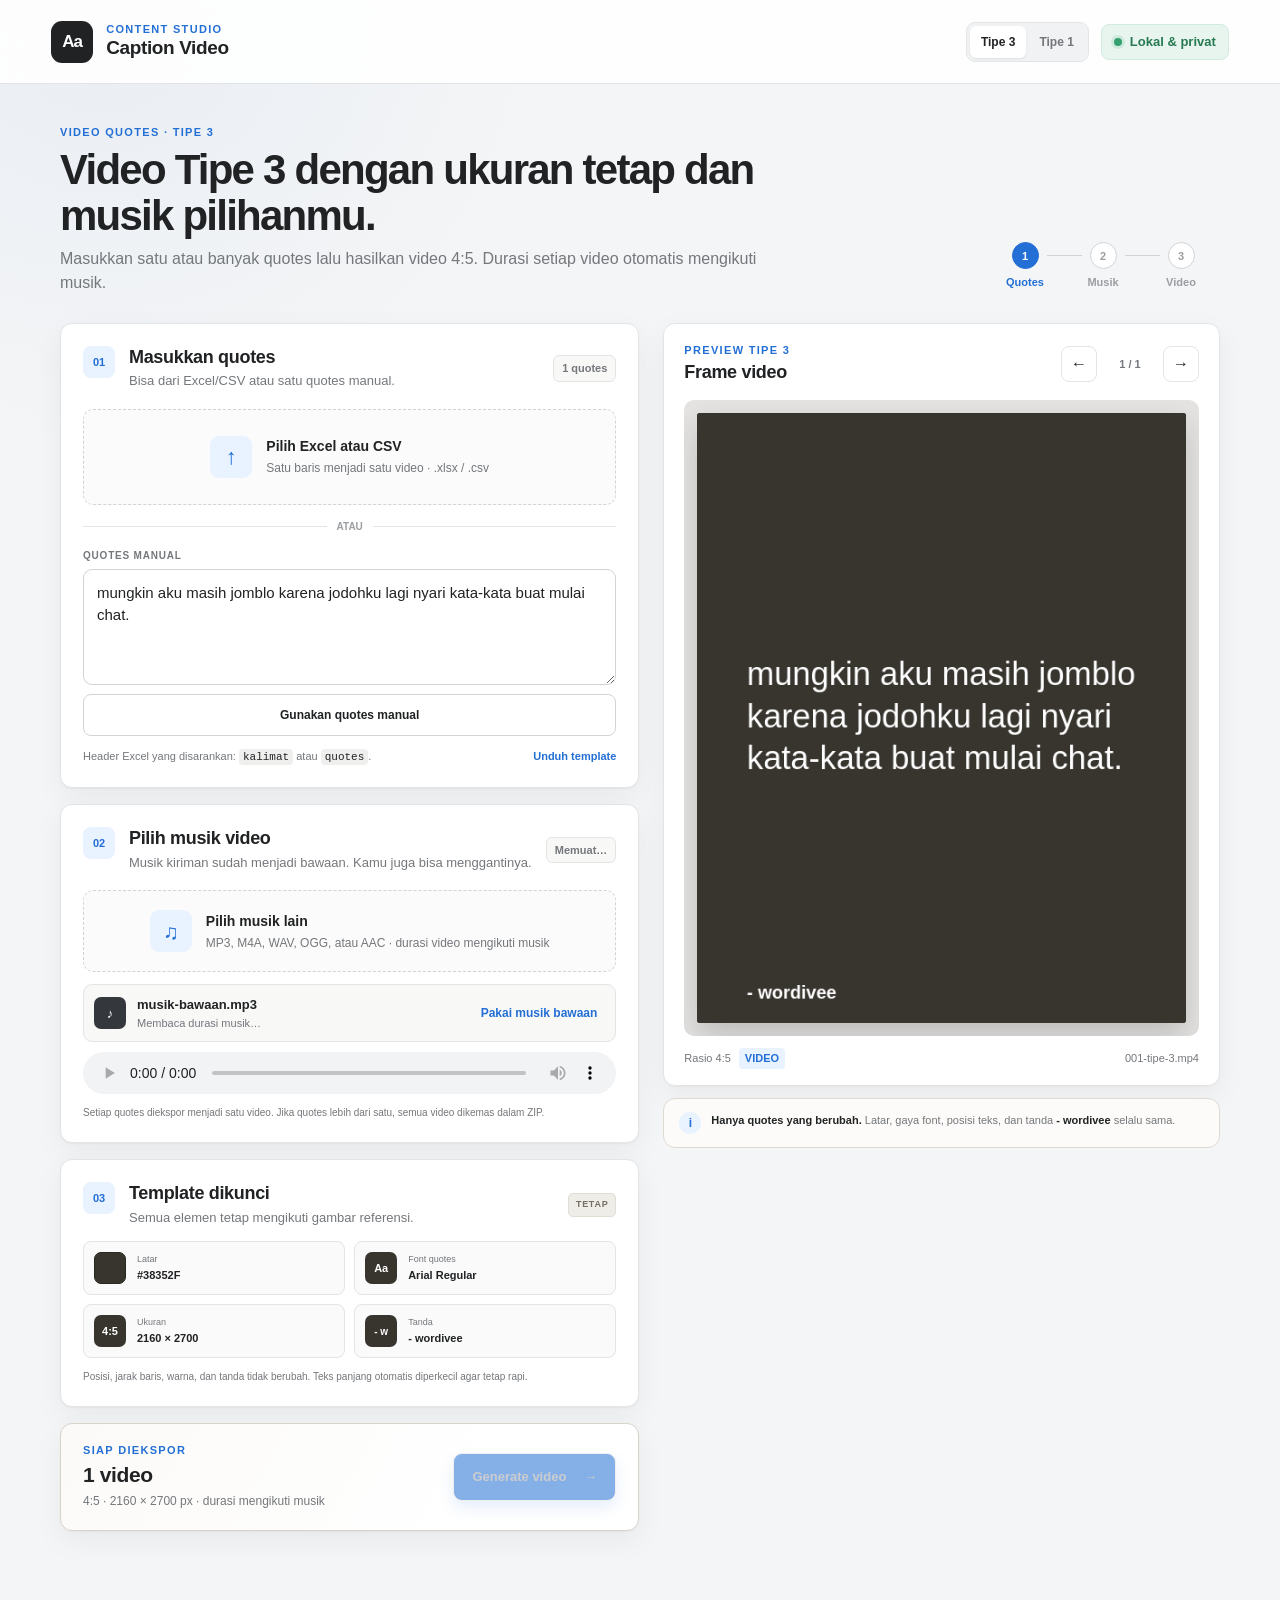
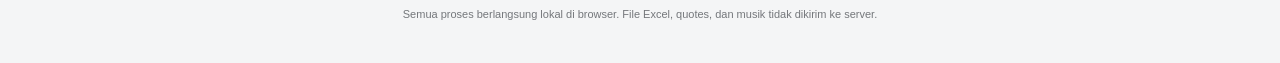
<file: index.html>
<!doctype html>
<html lang="id">
<head>
  <meta charset="utf-8" />
  <meta name="viewport" content="width=device-width, initial-scale=1" />
  <meta http-equiv="refresh" content="0; url=tipe3.html" />
  <title>Caption Studio — Tipe 3</title>
  <link rel="canonical" href="tipe3.html" />
</head>
<body>
  <p>Membuka <a href="tipe3.html">Tipe 3</a>…</p>
</body>
</html>
</file>
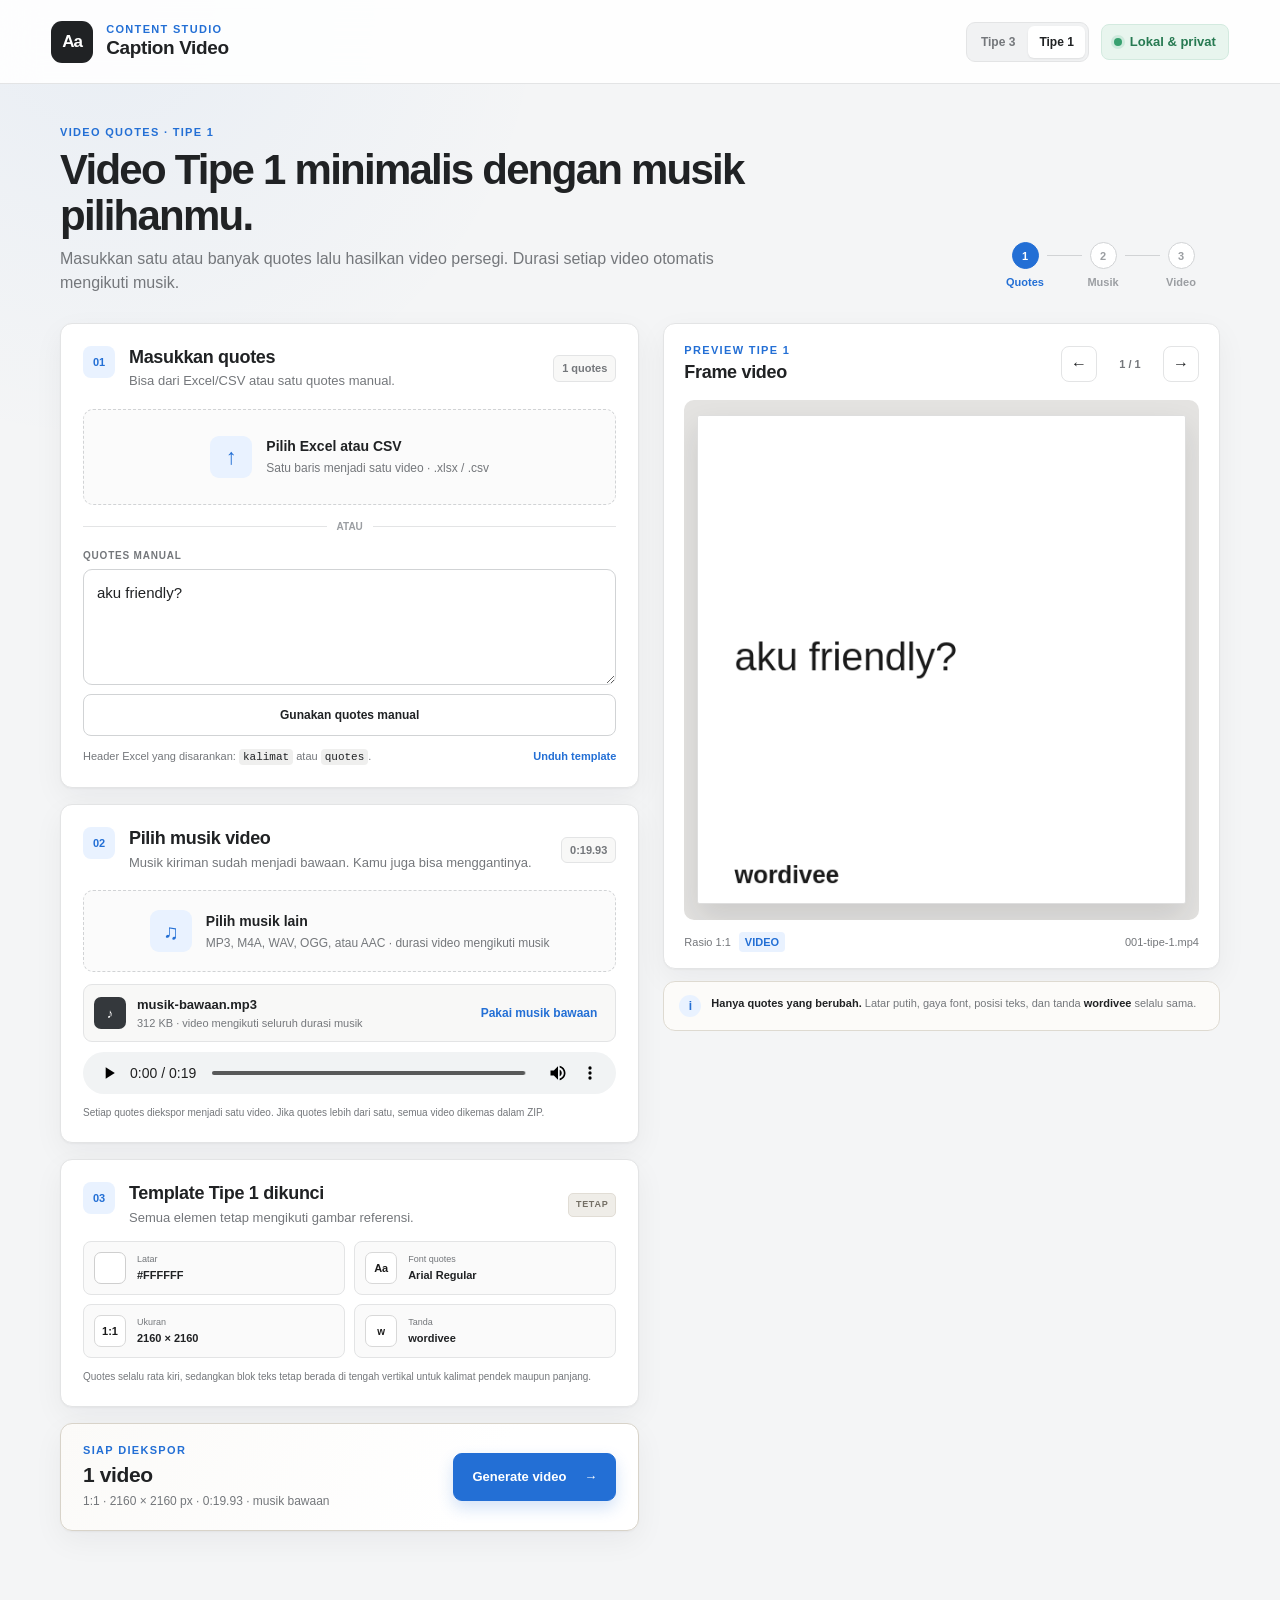
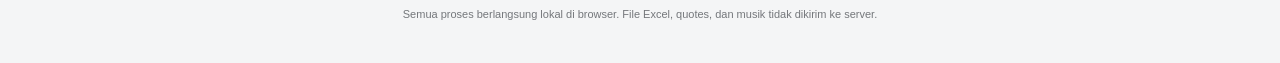
<file: tipe1.html>
<!doctype html>
<html lang="id">
<head>
  <meta charset="utf-8" />
  <meta name="viewport" content="width=device-width, initial-scale=1, viewport-fit=cover" />
  <meta name="theme-color" content="#f4f5f6" />
  <meta name="mobile-web-app-capable" content="yes" />
  <meta name="apple-mobile-web-app-capable" content="yes" />
  <meta name="apple-mobile-web-app-status-bar-style" content="default" />
  <meta name="format-detection" content="telephone=no" />
  <meta name="description" content="Generator video quotes Tipe 1 dengan musik dan ukuran template tetap." />
  <title>Video Quotes Tipe 1 — Caption Studio</title>
  <link rel="manifest" href="manifest.webmanifest" />
  <link rel="apple-touch-icon" href="icons/app-icon-180.png" />
  <link rel="stylesheet" href="styles.css" />
  <link rel="stylesheet" href="tipe1.css" />
  <script src="pwa.js" defer></script>
  <script src="vendor/jszip.min.js" defer></script>
  <script src="vendor/mediabunny.min.js" defer></script>
  <script src="assets/default-music.js" defer></script>
  <script src="template-video.js" defer></script>
  <script src="tipe1.js" defer></script>
</head>
<body>
  <a class="skip-link" href="#tipe3Workspace">Lewati ke workspace</a>

  <header class="topbar">
    <div class="brand-wrap">
      <div class="brand-mark" aria-hidden="true">Aa</div>
      <div>
        <p class="eyebrow">CONTENT STUDIO</p>
        <h1>Caption Video</h1>
      </div>
    </div>
    <div class="topbar-actions">
      <nav class="mode-nav" aria-label="Pilih generator">
        <a href="tipe3.html">Tipe 3</a>
        <a href="tipe1.html" class="active" aria-current="page">Tipe 1</a>
      </nav>
      <div class="privacy-badge" title="Semua file diproses di browser">
        <span class="privacy-dot" aria-hidden="true"></span>
        Lokal & privat
      </div>
    </div>
  </header>

  <main id="tipe3Workspace" class="workspace tipe3-workspace">
    <section class="intro tipe3-intro" aria-labelledby="tipe3-title">
      <div>
        <p class="kicker">VIDEO QUOTES · TIPE 1</p>
        <h2 id="tipe3-title">Video Tipe 1 minimalis dengan musik pilihanmu.</h2>
        <p>Masukkan satu atau banyak quotes lalu hasilkan video persegi. Durasi setiap video otomatis mengikuti musik.</p>
      </div>
      <ol class="stepper" aria-label="Alur kerja">
        <li class="active"><span>1</span>Quotes</li>
        <li><span>2</span>Musik</li>
        <li><span>3</span>Video</li>
      </ol>
    </section>

    <div class="app-grid tipe3-grid">
      <div class="controls">
        <section class="panel" aria-labelledby="tipe3-input-title">
          <div class="panel-heading">
            <div class="step-number">01</div>
            <div>
              <h3 id="tipe3-input-title">Masukkan quotes</h3>
              <p>Bisa dari Excel/CSV atau satu quotes manual.</p>
            </div>
            <span id="tipe3QuoteCount" class="count-badge">1 quotes</span>
          </div>

          <label id="tipe3Dropzone" class="dropzone" for="tipe3ExcelInput">
            <input id="tipe3ExcelInput" type="file" accept=".xlsx,.csv,text/csv" />
            <span class="drop-icon" aria-hidden="true">↑</span>
            <span class="drop-copy">
              <strong>Pilih Excel atau CSV</strong>
              <small>Satu baris menjadi satu video · .xlsx / .csv</small>
            </span>
          </label>

          <div id="tipe3ExcelStatus" class="file-status" hidden>
            <span class="file-symbol" aria-hidden="true">X</span>
            <span class="file-meta"><strong id="tipe3ExcelName">—</strong><small id="tipe3ExcelInfo">—</small></span>
            <button id="clearTipe3Excel" class="icon-button" type="button" aria-label="Hapus Excel">×</button>
          </div>

          <div id="tipe3ColumnRow" class="field-row" hidden>
            <label for="tipe3ColumnSelect">Kolom quotes</label>
            <select id="tipe3ColumnSelect"></select>
          </div>

          <div class="or-divider"><span>atau</span></div>

          <label class="manual-quote-field" for="manualTipe3Quote">
            <span>QUOTES MANUAL</span>
            <textarea id="manualTipe3Quote" rows="4" maxlength="500">aku friendly?</textarea>
          </label>
          <button id="useManualTipe3" class="secondary-button manual-button" type="button">Gunakan quotes manual</button>

          <div class="helper-row">
            <span>Header Excel yang disarankan: <code>kalimat</code> atau <code>quotes</code>.</span>
            <a href="template-kalimat.xlsx" download>Unduh template</a>
          </div>
        </section>


        <section class="panel music-panel" aria-labelledby="music-title">
          <div class="panel-heading">
            <div class="step-number">02</div>
            <div>
              <h3 id="music-title">Pilih musik video</h3>
              <p>Musik kiriman sudah menjadi bawaan. Kamu juga bisa menggantinya.</p>
            </div>
            <span id="musicDurationBadge" class="count-badge">Memuat…</span>
          </div>

          <label id="musicDropzone" class="dropzone compact" for="musicInput">
            <input id="musicInput" type="file" accept="audio/*,.mp3,.m4a,.wav,.ogg,.aac" />
            <span class="drop-icon music-icon" aria-hidden="true">♫</span>
            <span class="drop-copy">
              <strong>Pilih musik lain</strong>
              <small>MP3, M4A, WAV, OGG, atau AAC · durasi video mengikuti musik</small>
            </span>
          </label>

          <div class="music-status-card">
            <div class="music-meta">
              <span class="file-symbol music-symbol" aria-hidden="true">♪</span>
              <span class="file-meta"><strong id="musicName">musik-bawaan.mp3</strong><small id="musicInfo">Menyiapkan musik…</small></span>
            </div>
            <button id="resetMusic" class="text-button" type="button">Pakai musik bawaan</button>
          </div>
          <audio id="musicPreview" class="music-preview" controls preload="metadata"></audio>
          <p class="fixed-note">Setiap quotes diekspor menjadi satu video. Jika quotes lebih dari satu, semua video dikemas dalam ZIP.</p>
        </section>

        <section class="panel" aria-labelledby="fixed-template-title">
          <div class="panel-heading fixed-heading">
            <div class="step-number">03</div>
            <div>
              <h3 id="fixed-template-title">Template Tipe 1 dikunci</h3>
              <p>Semua elemen tetap mengikuti gambar referensi.</p>
            </div>
            <span class="locked-badge">TETAP</span>
          </div>

          <div class="fixed-template-grid">
            <div><span class="fixed-swatch"></span><small>Latar</small><strong>#FFFFFF</strong></div>
            <div><span class="fixed-icon">Aa</span><small>Font quotes</small><strong>Arial Regular</strong></div>
            <div><span class="fixed-icon">1:1</span><small>Ukuran</small><strong>2160 × 2160</strong></div>
            <div><span class="fixed-icon signature-mini">w</span><small>Tanda</small><strong>wordivee</strong></div>
          </div>
          <p class="fixed-note">Quotes selalu rata kiri, sedangkan blok teks tetap berada di tengah vertikal untuk kalimat pendek maupun panjang.</p>
        </section>

        <section class="export-panel tipe3-export" aria-labelledby="tipe3-export-title">
          <div>
            <p class="export-label">SIAP DIEKSPOR</p>
            <h3 id="tipe3-export-title"><span id="tipe3ExportCount">1</span> video</h3>
            <p>1:1 · 2160 × 2160 px · <span id="exportMusicDuration">durasi mengikuti musik</span></p>
          </div>
          <button id="generateTipe3" class="primary-button" type="button">
            <span>Generate video</span><span aria-hidden="true">→</span>
          </button>
        </section>
      </div>

      <aside class="preview-column tipe3-preview-column" aria-labelledby="tipe3-preview-title">
        <div class="preview-card tipe3-preview-card">
          <div class="preview-header">
            <div><p class="preview-label">PREVIEW TIPE 1</p><h3 id="tipe3-preview-title">Frame video</h3></div>
            <div class="preview-tools">
              <button id="tipe3Prev" class="icon-button bordered" type="button" aria-label="Quotes sebelumnya">←</button>
              <span id="tipe3PreviewIndex">1 / 1</span>
              <button id="tipe3Next" class="icon-button bordered" type="button" aria-label="Quotes berikutnya">→</button>
            </div>
          </div>
          <div class="canvas-shell tipe3-canvas-shell">
            <canvas id="tipe3Canvas" width="540" height="540">Pratinjau template Instagram Tipe 1.</canvas>
          </div>
          <div class="preview-footer">
            <span>Rasio 1:1</span><span class="quality-chip">VIDEO</span><span id="tipe3FileName">001-tipe-1.mp4</span>
          </div>
        </div>
        <div class="tip-card tipe3-tip">
          <span class="tip-mark" aria-hidden="true">i</span>
          <p><strong>Hanya quotes yang berubah.</strong> Latar putih, gaya font, posisi teks, dan tanda <strong>wordivee</strong> selalu sama.</p>
        </div>
      </aside>
    </div>
  </main>

  <dialog id="tipe3ProgressDialog" class="progress-dialog">
    <div class="progress-content">
      <div class="progress-spinner" aria-hidden="true"></div>
      <p class="preview-label">MEMBUAT VIDEO TIPE 1</p>
      <h2 id="tipe3ProgressTitle">Menyiapkan video…</h2>
      <p id="tipe3ProgressDetail">Jangan tutup tab ini.</p>
      <div class="progress-track"><span id="tipe3ProgressBar"></span></div>
      <div class="progress-meta"><span id="tipe3ProgressPercent">0%</span><span id="tipe3ProgressCounter">0 / 0</span></div>
    </div>
  </dialog>

  <div id="tipe3Toast" class="toast" role="status" aria-live="polite"></div>
  <footer><p>Semua proses berlangsung lokal di browser. File Excel, quotes, dan musik tidak dikirim ke server.</p></footer>
</body>
</html>
</file>
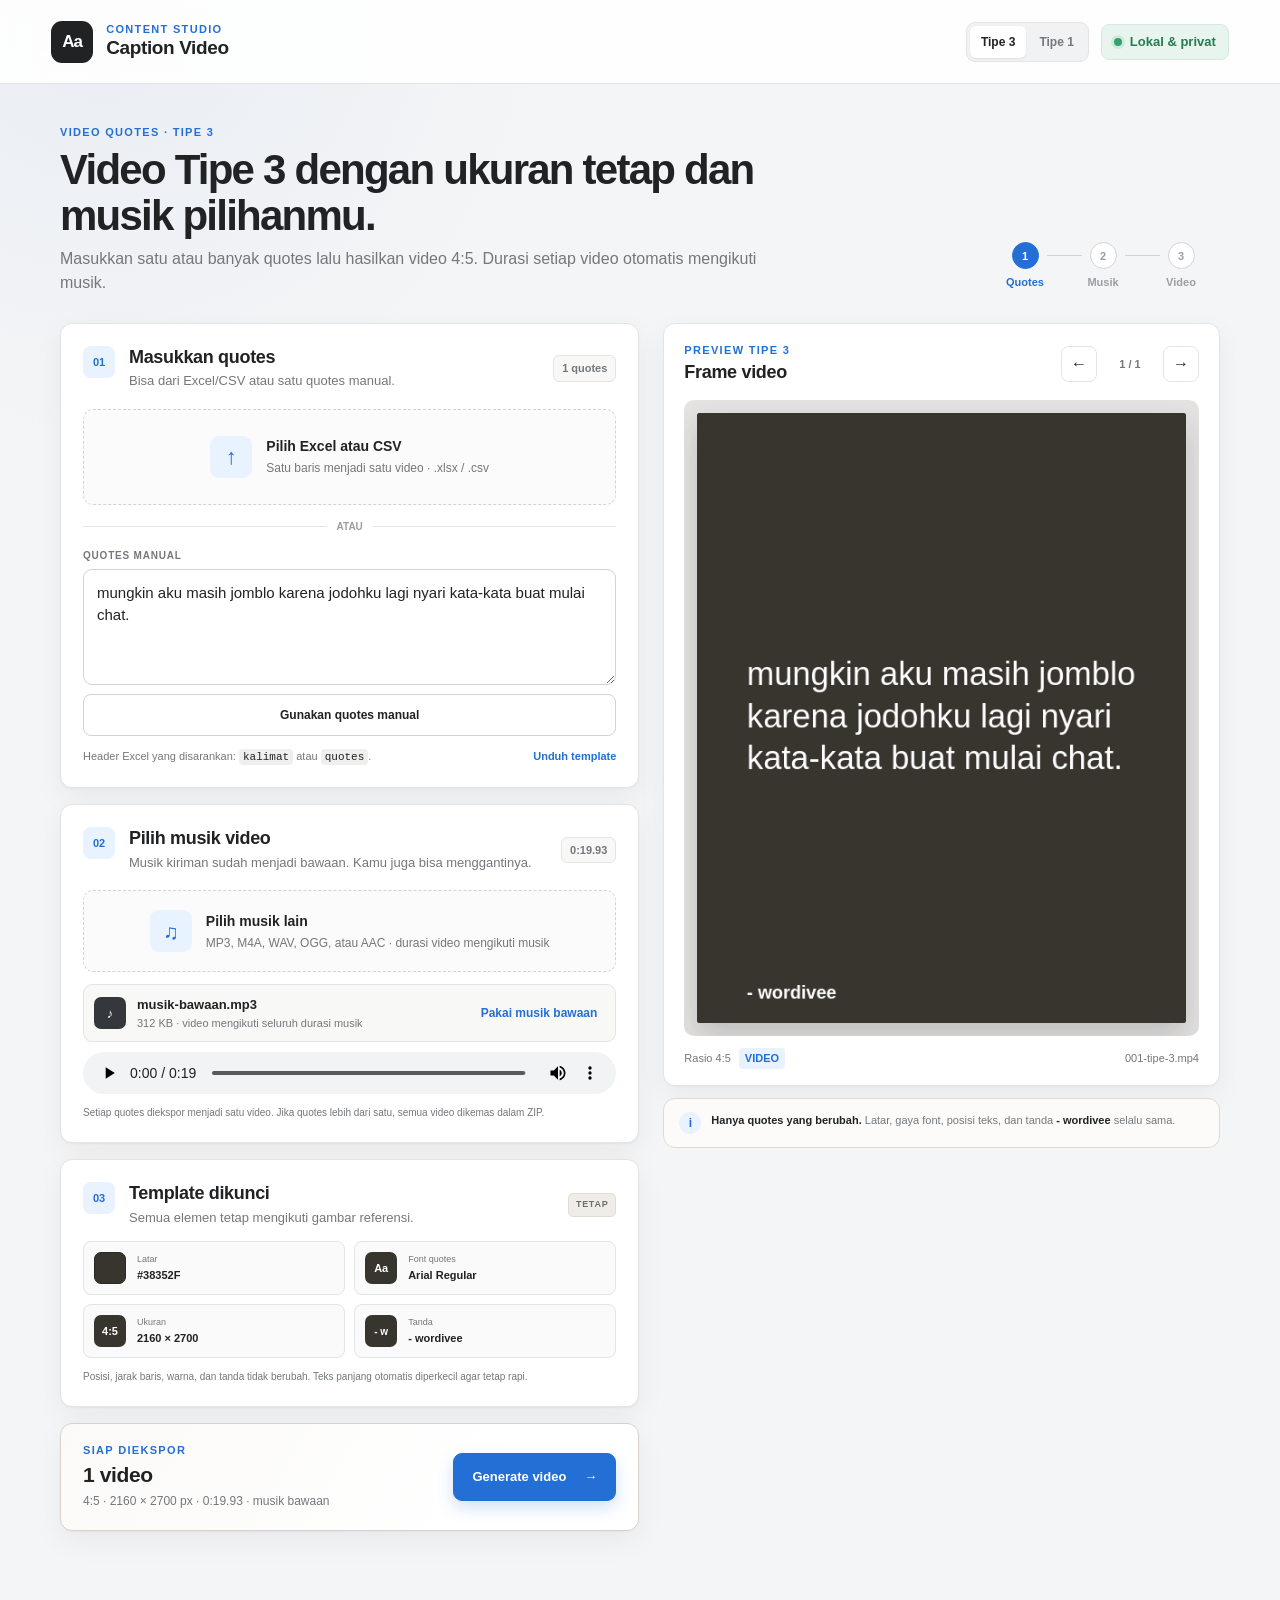
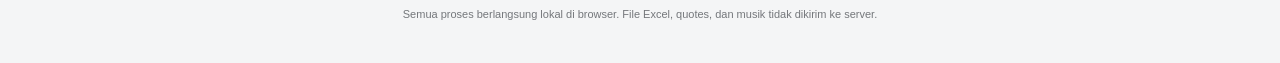
<file: tipe3.html>
<!doctype html>
<html lang="id">
<head>
  <meta charset="utf-8" />
  <meta name="viewport" content="width=device-width, initial-scale=1, viewport-fit=cover" />
  <meta name="theme-color" content="#f4f5f6" />
  <meta name="mobile-web-app-capable" content="yes" />
  <meta name="apple-mobile-web-app-capable" content="yes" />
  <meta name="apple-mobile-web-app-status-bar-style" content="default" />
  <meta name="format-detection" content="telephone=no" />
  <meta name="description" content="Generator video quotes Tipe 3 dengan musik dan ukuran template tetap." />
  <title>Video Quotes Tipe 3 — Caption Studio</title>
  <link rel="manifest" href="manifest.webmanifest" />
  <link rel="apple-touch-icon" href="icons/app-icon-180.png" />
  <link rel="stylesheet" href="styles.css" />
  <link rel="stylesheet" href="tipe3.css" />
  <script src="pwa.js" defer></script>
  <script src="vendor/jszip.min.js" defer></script>
  <script src="vendor/mediabunny.min.js" defer></script>
  <script src="assets/default-music.js" defer></script>
  <script src="template-video.js" defer></script>
  <script src="tipe3.js" defer></script>
</head>
<body>
  <a class="skip-link" href="#tipe3Workspace">Lewati ke workspace</a>

  <header class="topbar">
    <div class="brand-wrap">
      <div class="brand-mark" aria-hidden="true">Aa</div>
      <div>
        <p class="eyebrow">CONTENT STUDIO</p>
        <h1>Caption Video</h1>
      </div>
    </div>
    <div class="topbar-actions">
      <nav class="mode-nav" aria-label="Pilih generator">
        <a href="tipe3.html" class="active" aria-current="page">Tipe 3</a>
        <a href="tipe1.html">Tipe 1</a>
      </nav>
      <div class="privacy-badge" title="Semua file diproses di browser">
        <span class="privacy-dot" aria-hidden="true"></span>
        Lokal & privat
      </div>
    </div>
  </header>

  <main id="tipe3Workspace" class="workspace tipe3-workspace">
    <section class="intro tipe3-intro" aria-labelledby="tipe3-title">
      <div>
        <p class="kicker">VIDEO QUOTES · TIPE 3</p>
        <h2 id="tipe3-title">Video Tipe 3 dengan ukuran tetap dan musik pilihanmu.</h2>
        <p>Masukkan satu atau banyak quotes lalu hasilkan video 4:5. Durasi setiap video otomatis mengikuti musik.</p>
      </div>
      <ol class="stepper" aria-label="Alur kerja">
        <li class="active"><span>1</span>Quotes</li>
        <li><span>2</span>Musik</li>
        <li><span>3</span>Video</li>
      </ol>
    </section>

    <div class="app-grid tipe3-grid">
      <div class="controls">
        <section class="panel" aria-labelledby="tipe3-input-title">
          <div class="panel-heading">
            <div class="step-number">01</div>
            <div>
              <h3 id="tipe3-input-title">Masukkan quotes</h3>
              <p>Bisa dari Excel/CSV atau satu quotes manual.</p>
            </div>
            <span id="tipe3QuoteCount" class="count-badge">1 quotes</span>
          </div>

          <label id="tipe3Dropzone" class="dropzone" for="tipe3ExcelInput">
            <input id="tipe3ExcelInput" type="file" accept=".xlsx,.csv,text/csv" />
            <span class="drop-icon" aria-hidden="true">↑</span>
            <span class="drop-copy">
              <strong>Pilih Excel atau CSV</strong>
              <small>Satu baris menjadi satu video · .xlsx / .csv</small>
            </span>
          </label>

          <div id="tipe3ExcelStatus" class="file-status" hidden>
            <span class="file-symbol" aria-hidden="true">X</span>
            <span class="file-meta"><strong id="tipe3ExcelName">—</strong><small id="tipe3ExcelInfo">—</small></span>
            <button id="clearTipe3Excel" class="icon-button" type="button" aria-label="Hapus Excel">×</button>
          </div>

          <div id="tipe3ColumnRow" class="field-row" hidden>
            <label for="tipe3ColumnSelect">Kolom quotes</label>
            <select id="tipe3ColumnSelect"></select>
          </div>

          <div class="or-divider"><span>atau</span></div>

          <label class="manual-quote-field" for="manualTipe3Quote">
            <span>QUOTES MANUAL</span>
            <textarea id="manualTipe3Quote" rows="4" maxlength="500">mungkin aku masih jomblo karena jodohku lagi nyari kata-kata buat mulai chat.</textarea>
          </label>
          <button id="useManualTipe3" class="secondary-button manual-button" type="button">Gunakan quotes manual</button>

          <div class="helper-row">
            <span>Header Excel yang disarankan: <code>kalimat</code> atau <code>quotes</code>.</span>
            <a href="template-kalimat.xlsx" download>Unduh template</a>
          </div>
        </section>


        <section class="panel music-panel" aria-labelledby="music-title">
          <div class="panel-heading">
            <div class="step-number">02</div>
            <div>
              <h3 id="music-title">Pilih musik video</h3>
              <p>Musik kiriman sudah menjadi bawaan. Kamu juga bisa menggantinya.</p>
            </div>
            <span id="musicDurationBadge" class="count-badge">Memuat…</span>
          </div>

          <label id="musicDropzone" class="dropzone compact" for="musicInput">
            <input id="musicInput" type="file" accept="audio/*,.mp3,.m4a,.wav,.ogg,.aac" />
            <span class="drop-icon music-icon" aria-hidden="true">♫</span>
            <span class="drop-copy">
              <strong>Pilih musik lain</strong>
              <small>MP3, M4A, WAV, OGG, atau AAC · durasi video mengikuti musik</small>
            </span>
          </label>

          <div class="music-status-card">
            <div class="music-meta">
              <span class="file-symbol music-symbol" aria-hidden="true">♪</span>
              <span class="file-meta"><strong id="musicName">musik-bawaan.mp3</strong><small id="musicInfo">Menyiapkan musik…</small></span>
            </div>
            <button id="resetMusic" class="text-button" type="button">Pakai musik bawaan</button>
          </div>
          <audio id="musicPreview" class="music-preview" controls preload="metadata"></audio>
          <p class="fixed-note">Setiap quotes diekspor menjadi satu video. Jika quotes lebih dari satu, semua video dikemas dalam ZIP.</p>
        </section>

        <section class="panel" aria-labelledby="fixed-template-title">
          <div class="panel-heading fixed-heading">
            <div class="step-number">03</div>
            <div>
              <h3 id="fixed-template-title">Template dikunci</h3>
              <p>Semua elemen tetap mengikuti gambar referensi.</p>
            </div>
            <span class="locked-badge">TETAP</span>
          </div>

          <div class="fixed-template-grid">
            <div><span class="fixed-swatch"></span><small>Latar</small><strong>#38352F</strong></div>
            <div><span class="fixed-icon">Aa</span><small>Font quotes</small><strong>Arial Regular</strong></div>
            <div><span class="fixed-icon">4:5</span><small>Ukuran</small><strong>2160 × 2700</strong></div>
            <div><span class="fixed-icon signature-mini">- w</span><small>Tanda</small><strong>- wordivee</strong></div>
          </div>
          <p class="fixed-note">Posisi, jarak baris, warna, dan tanda tidak berubah. Teks panjang otomatis diperkecil agar tetap rapi.</p>
        </section>

        <section class="export-panel tipe3-export" aria-labelledby="tipe3-export-title">
          <div>
            <p class="export-label">SIAP DIEKSPOR</p>
            <h3 id="tipe3-export-title"><span id="tipe3ExportCount">1</span> video</h3>
            <p>4:5 · 2160 × 2700 px · <span id="exportMusicDuration">durasi mengikuti musik</span></p>
          </div>
          <button id="generateTipe3" class="primary-button" type="button">
            <span>Generate video</span><span aria-hidden="true">→</span>
          </button>
        </section>
      </div>

      <aside class="preview-column tipe3-preview-column" aria-labelledby="tipe3-preview-title">
        <div class="preview-card tipe3-preview-card">
          <div class="preview-header">
            <div><p class="preview-label">PREVIEW TIPE 3</p><h3 id="tipe3-preview-title">Frame video</h3></div>
            <div class="preview-tools">
              <button id="tipe3Prev" class="icon-button bordered" type="button" aria-label="Quotes sebelumnya">←</button>
              <span id="tipe3PreviewIndex">1 / 1</span>
              <button id="tipe3Next" class="icon-button bordered" type="button" aria-label="Quotes berikutnya">→</button>
            </div>
          </div>
          <div class="canvas-shell tipe3-canvas-shell">
            <canvas id="tipe3Canvas" width="540" height="675">Pratinjau template Instagram Tipe 3.</canvas>
          </div>
          <div class="preview-footer">
            <span>Rasio 4:5</span><span class="quality-chip">VIDEO</span><span id="tipe3FileName">001-tipe-3.mp4</span>
          </div>
        </div>
        <div class="tip-card tipe3-tip">
          <span class="tip-mark" aria-hidden="true">i</span>
          <p><strong>Hanya quotes yang berubah.</strong> Latar, gaya font, posisi teks, dan tanda <strong>- wordivee</strong> selalu sama.</p>
        </div>
      </aside>
    </div>
  </main>

  <dialog id="tipe3ProgressDialog" class="progress-dialog">
    <div class="progress-content">
      <div class="progress-spinner" aria-hidden="true"></div>
      <p class="preview-label">MEMBUAT VIDEO TIPE 3</p>
      <h2 id="tipe3ProgressTitle">Menyiapkan video…</h2>
      <p id="tipe3ProgressDetail">Jangan tutup tab ini.</p>
      <div class="progress-track"><span id="tipe3ProgressBar"></span></div>
      <div class="progress-meta"><span id="tipe3ProgressPercent">0%</span><span id="tipe3ProgressCounter">0 / 0</span></div>
    </div>
  </dialog>

  <div id="tipe3Toast" class="toast" role="status" aria-live="polite"></div>
  <footer><p>Semua proses berlangsung lokal di browser. File Excel, quotes, dan musik tidak dikirim ke server.</p></footer>
</body>
</html>
</file>
<file: styles.css>
@font-face {
  font-family: "UiSans";
  src: local("Inter"), local("SF Pro Display"), local("Segoe UI");
  font-display: swap;
}

:root {
  color-scheme: light;
  --ink: #202224;
  --muted: #74777b;
  --faint: #9b9ea2;
  --canvas: #f4f5f6;
  --surface: #ffffff;
  --soft: #f8f8f7;
  --border: #e3e4e5;
  --border-strong: #d1d3d5;
  --accent: #236fd5;
  --accent-hover: #195ebd;
  --accent-soft: #e9f2ff;
  --green: #277a52;
  --green-soft: #e8f5ee;
  --shadow: 0 1px 2px rgba(20, 25, 30, 0.04), 0 10px 30px rgba(20, 25, 30, 0.05);
}

* { box-sizing: border-box; }
[hidden] { display: none !important; }

html { scroll-behavior: smooth; }

body {
  margin: 0;
  min-width: 320px;
  color: var(--ink);
  background:
    radial-gradient(circle at 8% 0%, rgba(35, 111, 213, 0.055), transparent 28rem),
    var(--canvas);
  font-family: UiSans, -apple-system, BlinkMacSystemFont, "Segoe UI", Arial, sans-serif;
  font-size: 16px;
  line-height: 1.5;
  -webkit-font-smoothing: antialiased;
}

button, input, select { font: inherit; }
button, label, select, input[type="range"] { -webkit-tap-highlight-color: transparent; }
button { color: inherit; }

.skip-link {
  position: fixed;
  left: 16px;
  top: -80px;
  z-index: 100;
  padding: 10px 14px;
  color: white;
  background: var(--accent);
  border-radius: 8px;
  text-decoration: none;
}
.skip-link:focus { top: 16px; }

.topbar {
  height: 84px;
  display: flex;
  align-items: center;
  justify-content: space-between;
  gap: 24px;
  padding: 0 clamp(20px, 4vw, 56px);
  background: rgba(255, 255, 255, 0.88);
  border-bottom: 1px solid var(--border);
  backdrop-filter: blur(18px);
  position: sticky;
  top: 0;
  z-index: 20;
}

.brand-wrap { display: flex; align-items: center; gap: 13px; }
.brand-mark {
  width: 42px;
  height: 42px;
  display: grid;
  place-items: center;
  color: white;
  background: var(--ink);
  border-radius: 11px;
  font-family: Arial, sans-serif;
  font-size: 17px;
  font-weight: 800;
  letter-spacing: -1px;
}
.eyebrow, .kicker, .preview-label, .export-label {
  margin: 0;
  color: var(--accent);
  font-size: 11px;
  line-height: 1.2;
  font-weight: 800;
  letter-spacing: 0.12em;
}
.brand-wrap h1 { margin: 1px 0 0; font-size: 19px; line-height: 1.2; letter-spacing: -0.02em; }

.privacy-badge {
  display: inline-flex;
  align-items: center;
  gap: 8px;
  min-height: 36px;
  padding: 7px 12px;
  color: var(--green);
  background: var(--green-soft);
  border: 1px solid #d3eadf;
  border-radius: 8px;
  font-size: 13px;
  font-weight: 700;
}
.privacy-dot { width: 8px; height: 8px; background: #37a06f; border-radius: 50%; box-shadow: 0 0 0 3px rgba(55,160,111,.14); }
.topbar-actions { display: flex; align-items: center; gap: 12px; }
.mode-nav { display: inline-flex; align-items: center; gap: 2px; padding: 3px; background: #f1f2f3; border: 1px solid var(--border); border-radius: 9px; }
.mode-nav a { min-height: 32px; display: inline-flex; align-items: center; justify-content: center; padding: 0 11px; color: var(--muted); border-radius: 6px; font-size: 12px; font-weight: 750; text-decoration: none; white-space: nowrap; }
.mode-nav a:hover { color: var(--ink); background: rgba(255,255,255,.72); }
.mode-nav a.active { color: var(--ink); background: white; box-shadow: 0 1px 2px rgba(0,0,0,.08); }

.workspace { width: min(1180px, calc(100% - 48px)); margin: 0 auto; padding: 42px 0 64px; }
.intro {
  display: flex;
  justify-content: space-between;
  align-items: flex-end;
  gap: 48px;
  margin-bottom: 28px;
}
.intro > div { max-width: 670px; }
.intro h2 { margin: 8px 0 9px; max-width: 660px; font-size: clamp(28px, 3.4vw, 42px); line-height: 1.08; letter-spacing: -0.042em; }
.intro p:last-child { margin: 0; color: var(--muted); font-size: 16px; }

.stepper { display: flex; align-items: center; gap: 0; list-style: none; padding: 0; margin: 0 0 4px; }
.stepper li { position: relative; min-width: 78px; color: var(--faint); font-size: 11px; text-align: center; font-weight: 700; }
.stepper li:not(:last-child)::after { content: ""; position: absolute; width: 35px; height: 1px; top: 13px; right: -18px; background: var(--border-strong); }
.stepper span { width: 27px; height: 27px; display: grid; place-items: center; margin: 0 auto 5px; background: var(--surface); border: 1px solid var(--border-strong); border-radius: 50%; font-size: 11px; }
.stepper .active { color: var(--accent); }
.stepper .active span { color: white; background: var(--accent); border-color: var(--accent); }

.app-grid { display: grid; grid-template-columns: minmax(0, 1.08fr) minmax(360px, 0.92fr); gap: 24px; align-items: start; }
.controls { display: grid; gap: 16px; }
.panel, .preview-card, .export-panel, .tip-card {
  background: var(--surface);
  border: 1px solid var(--border);
  border-radius: 12px;
  box-shadow: var(--shadow);
}
.panel { padding: 22px; }
.panel-heading { display: grid; grid-template-columns: 34px minmax(0, 1fr) auto; gap: 12px; align-items: start; margin-bottom: 18px; }
.panel-heading h3, .preview-header h3, .export-panel h3 { margin: 0; font-size: 18px; line-height: 1.25; letter-spacing: -0.018em; }
.panel-heading p { margin: 3px 0 0; color: var(--muted); font-size: 13px; }
.step-number { width: 32px; height: 32px; display: grid; place-items: center; color: var(--accent); background: var(--accent-soft); border-radius: 8px; font-size: 11px; font-weight: 800; }
.count-badge { align-self: center; padding: 4px 8px; color: var(--muted); background: var(--soft); border: 1px solid var(--border); border-radius: 6px; font-size: 11px; font-weight: 700; white-space: nowrap; }

.dropzone {
  min-height: 96px;
  display: flex;
  align-items: center;
  justify-content: center;
  gap: 14px;
  padding: 18px;
  color: var(--muted);
  background: #fbfbfb;
  border: 1.5px dashed var(--border-strong);
  border-radius: 10px;
  cursor: pointer;
  transition: border-color .18s ease, background-color .18s ease, transform .18s ease;
}
.dropzone:hover, .dropzone.dragover { border-color: var(--accent); background: #f6faff; }
.dropzone.dragover { transform: scale(1.005); }
.dropzone input, .upload-font input { position: absolute; width: 1px; height: 1px; opacity: 0; pointer-events: none; }
.drop-icon { width: 42px; height: 42px; flex: 0 0 auto; display: grid; place-items: center; color: var(--accent); background: var(--accent-soft); border-radius: 9px; font-size: 22px; line-height: 1; font-weight: 500; }
.drop-icon.photo { font-size: 24px; }
.drop-copy { display: grid; gap: 2px; }
.drop-copy strong { color: var(--ink); font-size: 14px; }
.drop-copy small { color: var(--muted); font-size: 12px; }
.dropzone.compact { min-height: 82px; }

.file-status { display: flex; align-items: center; gap: 11px; margin-top: 12px; padding: 10px; background: var(--soft); border: 1px solid var(--border); border-radius: 9px; }
.file-symbol { width: 32px; height: 32px; display: grid; place-items: center; color: #fff; background: #2d8a58; border-radius: 7px; font-size: 13px; font-weight: 900; }
.file-meta { min-width: 0; display: grid; flex: 1; }
.file-meta strong { overflow: hidden; text-overflow: ellipsis; white-space: nowrap; font-size: 13px; }
.file-meta small { color: var(--muted); font-size: 11px; }

.icon-button, .text-button { min-width: 44px; min-height: 44px; display: inline-grid; place-items: center; padding: 0; background: transparent; border: 0; border-radius: 8px; cursor: pointer; }
.icon-button:hover, .text-button:hover { background: var(--soft); }
.icon-button.bordered { min-width: 36px; min-height: 36px; border: 1px solid var(--border); }
.text-button { min-width: auto; min-height: 32px; padding: 0 8px; color: var(--accent); font-size: 12px; font-weight: 700; }
button:focus-visible, select:focus-visible, input:focus-visible, label:focus-within { outline: 3px solid rgba(35,111,213,.24); outline-offset: 2px; }

.field-row { display: flex; align-items: center; justify-content: space-between; gap: 16px; margin-top: 14px; }
.field-row label, .field-stack label { color: var(--muted); font-size: 12px; font-weight: 700; }
select {
  min-height: 42px;
  padding: 0 34px 0 12px;
  color: var(--ink);
  background: #fff;
  border: 1px solid var(--border-strong);
  border-radius: 8px;
  font-size: 13px;
  cursor: pointer;
}
.field-row select { max-width: 58%; }
.helper-row { display: flex; justify-content: space-between; gap: 16px; margin-top: 12px; color: var(--muted); font-size: 11px; }
.helper-row code { padding: 2px 4px; color: var(--ink); background: #efefee; border-radius: 4px; }
.helper-row a { flex: 0 0 auto; color: var(--accent); font-weight: 700; text-decoration: none; }
.helper-row a:hover { text-decoration: underline; }

.photo-strip { display: flex; gap: 8px; overflow-x: auto; margin-top: 12px; padding: 2px 0 4px; scrollbar-width: thin; }
.photo-thumb, .photo-more { width: 54px; height: 54px; flex: 0 0 auto; border-radius: 8px; border: 1px solid var(--border); overflow: hidden; background: var(--soft); }
.photo-thumb img { width: 100%; height: 100%; display: block; object-fit: cover; }
.photo-more { display: grid; place-items: center; color: var(--muted); font-size: 12px; font-weight: 800; }

.two-fields { display: grid; grid-template-columns: 1fr 1fr; gap: 12px; }
.field-stack { display: grid; gap: 6px; }
.field-stack select { width: 100%; }
.font-card { display: flex; align-items: center; justify-content: space-between; gap: 16px; margin-top: 14px; padding: 12px; background: var(--soft); border: 1px solid var(--border); border-radius: 9px; }
.font-card > div { min-width: 0; display: flex; align-items: center; gap: 11px; }
.font-preview { width: 42px; height: 42px; flex: 0 0 auto; display: grid; place-items: center; color: white; background: #1f2022; border-radius: 8px; font-family: Arial, sans-serif; font-size: 18px; font-weight: 800; -webkit-text-stroke: 1px black; }
.font-card span span { min-width: 0; display: grid; }
.font-card strong { font-size: 13px; }
.font-card small { color: var(--muted); font-size: 11px; }
.upload-font { min-height: 38px; flex: 0 0 auto; display: inline-flex; align-items: center; padding: 0 12px; color: var(--accent); background: white; border: 1px solid var(--border-strong); border-radius: 8px; font-size: 12px; font-weight: 700; cursor: pointer; }
.upload-font:hover { background: #f6faff; border-color: #aac9f2; }

.slider-grid { display: grid; grid-template-columns: 1fr 1fr; gap: 16px 20px; margin-top: 18px; }
.slider-field { min-width: 0; display: grid; gap: 8px; }
.slider-field > span { display: flex; justify-content: space-between; gap: 8px; color: var(--muted); font-size: 12px; font-weight: 700; }
.slider-field output { color: var(--ink); font-variant-numeric: tabular-nums; }
input[type="range"] { width: 100%; height: 4px; appearance: none; background: linear-gradient(90deg, var(--accent) var(--range-fill, 50%), #dedfe1 var(--range-fill, 50%)); border-radius: 999px; cursor: pointer; }
input[type="range"]::-webkit-slider-thumb { width: 17px; height: 17px; appearance: none; background: white; border: 2px solid var(--accent); border-radius: 50%; box-shadow: 0 1px 3px rgba(0,0,0,.16); }
input[type="range"]::-moz-range-thumb { width: 14px; height: 14px; background: white; border: 2px solid var(--accent); border-radius: 50%; }
.toggle-field { grid-column: 1 / -1; min-height: 56px; position: relative; display: flex; align-items: center; justify-content: space-between; gap: 16px; padding: 10px 12px; background: #fbfbfb; border: 1px solid var(--border); border-radius: 9px; cursor: pointer; }
.toggle-field > span:first-child { display: grid; }
.toggle-field strong { font-size: 12px; }
.toggle-field small { color: var(--muted); font-size: 11px; }
.toggle-field input { position: absolute; opacity: 0; }
.toggle-ui { width: 40px; height: 23px; flex: 0 0 auto; position: relative; background: #c6c8cb; border-radius: 999px; transition: background .18s ease; }
.toggle-ui::after { content: ""; width: 17px; height: 17px; position: absolute; left: 3px; top: 3px; background: white; border-radius: 50%; box-shadow: 0 1px 3px rgba(0,0,0,.22); transition: transform .18s ease; }
.toggle-field input:checked + .toggle-ui { background: var(--accent); }
.toggle-field input:checked + .toggle-ui::after { transform: translateX(17px); }

.export-panel { display: flex; align-items: center; justify-content: space-between; gap: 20px; padding: 20px 22px; border-color: #cdddf3; background: linear-gradient(120deg, #f8fbff, #fff 70%); }
.export-panel h3 { margin-top: 4px; font-size: 21px; }
.export-panel p:last-child { margin: 4px 0 0; color: var(--muted); font-size: 12px; }
.primary-button { min-height: 48px; display: inline-flex; align-items: center; justify-content: center; gap: 18px; padding: 0 18px; color: white; background: var(--accent); border: 1px solid var(--accent); border-radius: 9px; font-size: 13px; font-weight: 800; cursor: pointer; box-shadow: 0 7px 16px rgba(35,111,213,.2); transition: background .18s ease, transform .18s ease, box-shadow .18s ease; }
.primary-button:hover:not(:disabled) { background: var(--accent-hover); transform: translateY(-1px); box-shadow: 0 9px 20px rgba(35,111,213,.25); }
.primary-button:disabled { color: #a0a4a8; background: #e9eaeb; border-color: #e1e2e3; box-shadow: none; cursor: not-allowed; }

.preview-column { min-width: 0; position: sticky; top: 104px; display: grid; gap: 12px; }
.preview-card { padding: 20px; }
.preview-header { display: flex; align-items: center; justify-content: space-between; gap: 16px; margin-bottom: 16px; }
.preview-header h3 { margin-top: 4px; }
.preview-tools { display: flex; align-items: center; gap: 8px; }
.preview-tools > span { min-width: 50px; color: var(--muted); font-size: 11px; text-align: center; font-weight: 700; }
.canvas-shell { min-height: 350px; position: relative; display: flex; align-items: center; justify-content: center; overflow: hidden; padding: 14px; background: #e8e9ea; border-radius: 10px; }
#previewCanvas { display: block; max-width: 100%; max-height: min(62vh, 640px); width: auto; height: auto; background: #29313e; border-radius: 4px; box-shadow: 0 12px 28px rgba(25,28,32,.18); cursor: grab; touch-action: none; }
#previewCanvas.dragging { cursor: grabbing; }
.drag-hint { position: absolute; z-index: 2; top: 24px; left: 50%; transform: translateX(-50%); max-width: calc(100% - 48px); padding: 5px 9px; color: rgba(255,255,255,.92); background: rgba(20,22,25,.62); border: 1px solid rgba(255,255,255,.16); border-radius: 6px; backdrop-filter: blur(8px); font-size: 10px; font-weight: 700; text-align: center; white-space: nowrap; pointer-events: none; }
.preview-empty { position: absolute; left: 50%; bottom: 26px; transform: translateX(-50%); width: min(84%, 300px); display: grid; justify-items: center; gap: 2px; padding: 10px 12px; color: rgba(255,255,255,.78); background: rgba(20,22,25,.66); border: 1px solid rgba(255,255,255,.14); border-radius: 8px; backdrop-filter: blur(8px); text-align: center; pointer-events: none; }
.preview-empty > span { font-size: 18px; }
.preview-empty strong { color: white; font-size: 11px; }
.preview-empty small { font-size: 10px; }
.preview-footer { display: flex; align-items: center; gap: 8px; margin-top: 12px; color: var(--muted); font-size: 11px; }
.preview-footer span:last-child { margin-left: auto; max-width: 50%; overflow: hidden; text-overflow: ellipsis; white-space: nowrap; }
.quality-chip { padding: 2px 6px; color: var(--accent); background: var(--accent-soft); border-radius: 4px; font-weight: 800; }
.tip-card { display: flex; gap: 10px; padding: 13px 15px; color: var(--muted); box-shadow: none; }
.tip-mark { width: 22px; height: 22px; flex: 0 0 auto; display: grid; place-items: center; color: var(--accent); background: var(--accent-soft); border-radius: 50%; font-size: 12px; font-weight: 900; }
.tip-card p { margin: 0; font-size: 11px; }
.tip-card strong { color: var(--ink); }

.progress-dialog { width: min(440px, calc(100% - 32px)); padding: 0; border: 0; border-radius: 14px; box-shadow: 0 28px 80px rgba(17,21,25,.26); }
.progress-dialog::backdrop { background: rgba(22,25,28,.58); backdrop-filter: blur(3px); }
.progress-content { display: grid; justify-items: center; padding: 32px; text-align: center; }
.progress-spinner { width: 48px; height: 48px; margin-bottom: 18px; border: 4px solid var(--accent-soft); border-top-color: var(--accent); border-radius: 50%; animation: spin .9s linear infinite; }
.progress-content h2 { margin: 7px 0 5px; font-size: 22px; letter-spacing: -0.025em; }
.progress-content > p:not(.preview-label) { margin: 0; color: var(--muted); font-size: 13px; }
.progress-track { width: 100%; height: 8px; overflow: hidden; margin-top: 24px; background: #e8e9eb; border-radius: 99px; }
.progress-track span { display: block; width: 0; height: 100%; background: var(--accent); border-radius: inherit; transition: width .18s ease; }
.progress-meta { width: 100%; display: flex; justify-content: space-between; margin-top: 7px; color: var(--muted); font-size: 11px; font-variant-numeric: tabular-nums; }
.secondary-button { min-height: 42px; margin-top: 20px; padding: 0 16px; color: var(--ink); background: white; border: 1px solid var(--border-strong); border-radius: 8px; font-size: 12px; font-weight: 700; cursor: pointer; }
.secondary-button:hover { background: var(--soft); }

.toast { position: fixed; left: 50%; bottom: 24px; z-index: 80; max-width: calc(100% - 32px); transform: translate(-50%, 20px); padding: 11px 15px; color: white; background: #25282b; border-radius: 8px; box-shadow: 0 10px 28px rgba(0,0,0,.2); font-size: 13px; font-weight: 700; opacity: 0; pointer-events: none; transition: opacity .2s ease, transform .2s ease; }
.toast.show { opacity: 1; transform: translate(-50%, 0); }
.toast.error { background: #a83e36; }
footer { padding: 0 24px 30px; color: var(--muted); text-align: center; font-size: 11px; }

@keyframes spin { to { transform: rotate(360deg); } }

@media (max-width: 900px) {
  .topbar-actions .privacy-badge { display: none; }
  .workspace { width: min(100% - 32px, 720px); padding-top: 30px; }
  .intro { display: block; }
  .stepper { margin-top: 24px; justify-content: center; }
  .app-grid { grid-template-columns: 1fr; }
  .preview-column { position: static; }
  #previewCanvas { max-height: 640px; }
}

@media (max-width: 580px) {
  .topbar { height: 72px; padding: 0 16px; }
  .brand-mark { width: 38px; height: 38px; }
  .brand-wrap .eyebrow { display: none; }
  .brand-wrap h1 { font-size: 17px; }
  .brand-wrap > div:last-child { display: none; }
  .mode-nav a { min-height: 30px; padding: 0 7px; font-size: 10.5px; }
  .privacy-badge { width: 34px; height: 34px; min-height: 34px; padding: 0; justify-content: center; font-size: 0; }
  .workspace { width: calc(100% - 24px); padding: 24px 0 44px; }
  .intro h2 { font-size: 30px; }
  .intro p:last-child { font-size: 14px; }
  .stepper { justify-content: space-between; }
  .stepper li { min-width: 56px; font-size: 10px; }
  .stepper li:not(:last-child)::after { width: 18px; right: -9px; }
  .panel, .preview-card { padding: 17px; }
  .panel-heading { grid-template-columns: 32px minmax(0, 1fr); }
  .panel-heading .count-badge, .panel-heading .text-button { grid-column: 2; justify-self: start; margin-top: -3px; }
  .dropzone { justify-content: flex-start; padding: 14px; }
  .drop-copy small { line-height: 1.35; }
  .helper-row { align-items: flex-start; }
  .field-row { align-items: flex-start; flex-direction: column; gap: 6px; }
  .field-row select { width: 100%; max-width: none; }
  .two-fields, .slider-grid { grid-template-columns: 1fr; }
  .toggle-field { grid-column: 1; }
  .font-card { align-items: flex-start; flex-direction: column; }
  .upload-font { width: 100%; justify-content: center; }
  .export-panel { align-items: stretch; flex-direction: column; }
  .primary-button { width: 100%; }
  .canvas-shell { min-height: 320px; padding: 10px; }
  #previewCanvas { max-height: 68vh; }
  .preview-empty { bottom: 20px; }
  .drag-hint { top: 18px; max-width: calc(100% - 36px); overflow: hidden; text-overflow: ellipsis; }
}

@media (prefers-reduced-motion: reduce) {
  *, *::before, *::after { scroll-behavior: auto !important; animation-duration: .01ms !important; transition-duration: .01ms !important; }
}

/* Mobile app / PWA surfaces */
.mobile-app-banner { display: none; }
.mobile-app-icon { width: 38px; height: 38px; display: grid; place-items: center; flex: 0 0 auto; color: #fff; background: #25282b; border-radius: 10px; font-size: 15px; font-weight: 850; }
.pwa-guide-backdrop { position: fixed; inset: 0; z-index: 140; display: grid; align-items: end; padding: 18px; padding-bottom: calc(18px + env(safe-area-inset-bottom)); background: rgba(20,23,27,.54); backdrop-filter: blur(4px); }
.pwa-guide-sheet { width: min(100%, 520px); max-height: min(82vh, 680px); margin: 0 auto; overflow-y: auto; padding: 12px 20px 20px; color: var(--ink); background: #fff; border: 1px solid var(--border); border-radius: 22px; box-shadow: 0 24px 70px rgba(0,0,0,.28); }
.pwa-guide-handle { width: 42px; height: 4px; margin: 0 auto 14px; background: #d9dadd; border-radius: 999px; }
.pwa-guide-heading { display: grid; grid-template-columns: auto minmax(0, 1fr) auto; align-items: center; gap: 11px; }
.pwa-guide-heading p { margin: 0; color: var(--accent); font-size: 9px; font-weight: 850; letter-spacing: .11em; }
.pwa-guide-heading h2 { margin: 2px 0 0; font-size: 21px; }
.pwa-guide-close { width: 40px; height: 40px; padding: 0; color: var(--muted); background: #f4f5f6; border: 0; border-radius: 50%; font-size: 24px; cursor: pointer; }
.pwa-guide-sheet ol { margin: 18px 0; padding-left: 23px; }
.pwa-guide-sheet li { margin: 10px 0; padding-left: 4px; line-height: 1.45; }
.pwa-guide-note { margin-top: 16px; padding: 11px 12px; color: #6a5622; background: #fff8e1; border: 1px solid #efdfaa; border-radius: 10px; font-size: 12px; line-height: 1.45; }
.pwa-guide-footnote { color: var(--muted); font-size: 12px; line-height: 1.5; }
.pwa-guide-done { width: 100%; min-height: 48px; margin-top: 7px; color: #fff; background: var(--accent); border: 0; border-radius: 11px; font-weight: 850; cursor: pointer; }

@media (max-width: 760px) {
  .mobile-app-banner.is-visible { display: grid; grid-template-columns: auto minmax(0, 1fr) auto auto; align-items: center; gap: 10px; margin: 0 0 18px; padding: 10px; background: linear-gradient(135deg, #f4f8ff, #fff); border: 1px solid #d2e2f6; border-radius: 13px; box-shadow: 0 8px 24px rgba(31,63,98,.07); }
  .mobile-app-copy { min-width: 0; display: grid; }
  .mobile-app-copy strong { font-size: 12px; }
  .mobile-app-copy small { color: var(--muted); font-size: 10px; line-height: 1.35; }
  .mobile-install-action { min-height: 40px; padding: 0 11px; color: #fff; background: var(--accent); border: 0; border-radius: 9px; font-size: 11px; font-weight: 850; cursor: pointer; }
  .mobile-install-close { width: 36px; height: 36px; padding: 0; color: var(--muted); background: transparent; border: 0; border-radius: 50%; font-size: 20px; cursor: pointer; }
  .mode-nav { max-width: calc(100vw - 68px); overflow-x: auto; overscroll-behavior-x: contain; scrollbar-width: none; }
  .mode-nav::-webkit-scrollbar { display: none; }
}

@media (max-width: 580px) {
  html { -webkit-text-size-adjust: 100%; }
  body { overflow-x: hidden; }
  .topbar { height: calc(72px + env(safe-area-inset-top)); padding-top: env(safe-area-inset-top); }
  .mobile-app-banner.is-visible { grid-template-columns: auto minmax(0, 1fr) auto; }
  .mobile-install-close { grid-column: 3; grid-row: 1; align-self: start; width: 28px; height: 28px; margin: -4px -4px 0 0; }
  .mobile-install-action { grid-column: 2 / 4; width: 100%; }
}

/* Music controls for Tipe 1 and Tipe 3 video export */
.music-panel .dropzone { margin-bottom: 12px; }
.music-icon { font-size: 21px; }
.music-status-card {
  display: flex;
  align-items: center;
  justify-content: space-between;
  gap: 12px;
  padding: 10px;
  background: var(--soft);
  border: 1px solid var(--border);
  border-radius: 9px;
}
.music-meta { min-width: 0; display: flex; align-items: center; gap: 11px; }
.music-symbol { color: #fff; background: #34383c; }
.music-preview { width: 100%; height: 42px; display: block; margin-top: 10px; }
.primary-button:disabled { cursor: not-allowed; opacity: .55; }

@media (max-width: 580px) {
  .music-status-card { align-items: flex-start; flex-direction: column; }
  .music-status-card .text-button { width: 100%; justify-content: center; border: 1px solid var(--border); }
}
</file>
<file: tipe1.css>
.tipe3-workspace { width: min(1160px, calc(100% - 48px)); }
.tipe3-intro > div { max-width: 720px; }
.tipe3-intro h2 { max-width: 700px; }
.tipe3-grid { grid-template-columns: minmax(0, 1.02fr) minmax(360px, .98fr); }

.or-divider { display: flex; align-items: center; gap: 10px; margin: 14px 0; color: var(--faint); font-size: 10px; font-weight: 800; text-transform: uppercase; }
.or-divider::before, .or-divider::after { content: ""; height: 1px; flex: 1; background: var(--border); }
.manual-quote-field { display: grid; gap: 6px; }
.manual-quote-field > span { color: var(--muted); font-size: 10px; font-weight: 800; letter-spacing: .08em; }
.manual-quote-field textarea { width: 100%; min-height: 112px; resize: vertical; padding: 12px 13px; color: var(--ink); background: #fff; border: 1px solid var(--border-strong); border-radius: 9px; font: 500 15px/1.5 UiSans, -apple-system, BlinkMacSystemFont, "Segoe UI", Arial, sans-serif; }
.manual-quote-field textarea:focus { outline: 3px solid rgba(35,111,213,.18); border-color: #8bb7ef; }
.manual-button { width: 100%; margin-top: 9px; }

.fixed-heading { margin-bottom: 14px; }
.locked-badge { align-self: center; padding: 4px 7px; color: #746f65; background: #efede8; border: 1px solid #e1ddd5; border-radius: 5px; font-size: 9px; font-weight: 900; letter-spacing: .08em; }
.fixed-template-grid { display: grid; grid-template-columns: 1fr 1fr; gap: 9px; }
.fixed-template-grid > div { min-width: 0; display: grid; grid-template-columns: 34px minmax(0,1fr); grid-template-rows: auto auto; column-gap: 9px; align-items: center; padding: 10px; background: #fafafa; border: 1px solid var(--border); border-radius: 8px; }
.fixed-template-grid span { grid-row: 1 / 3; }
.fixed-template-grid small { color: var(--muted); font-size: 9px; }
.fixed-template-grid strong { overflow: hidden; text-overflow: ellipsis; white-space: nowrap; font-size: 11px; }
.fixed-swatch, .fixed-icon { width: 32px; height: 32px; display: grid; place-items: center; border-radius: 7px; }
.fixed-swatch { background: #fff; border: 1px solid #cfcfcf; }
.fixed-icon { color: #1a1a1a; background: #fff; border: 1px solid #d8d8d8; font: 700 11px Arial, sans-serif; }
.signature-mini { font-size: 10px; }
.fixed-note { margin: 11px 0 0; color: var(--muted); font-size: 10px; }
.tipe3-export { border-color: #d8d3c9; background: linear-gradient(120deg, #fbfaf8, #fff 72%); }

.tipe3-preview-column { top: 104px; }
.tipe3-preview-card { padding-bottom: 16px; }
.tipe3-canvas-shell { min-height: 520px; padding: 13px; background: #e4e3e1; }
#tipe3Canvas { display: block; max-width: 100%; max-height: min(69vh, 700px); width: auto; height: auto; background: #fff; border: 1px solid #dedede; border-radius: 3px; box-shadow: 0 14px 30px rgba(25,28,32,.12); }
.tipe3-tip { border-color: #dedad1; background: #fcfbf9; }

@media (max-width: 900px) {
  .tipe3-workspace { width: min(100% - 32px, 720px); }
  .tipe3-grid { grid-template-columns: 1fr; }
  .tipe3-preview-column { position: static; }
  #tipe3Canvas { max-height: 720px; }
}

@media (max-width: 580px) {
  .tipe3-workspace { width: calc(100% - 24px); }
  .tipe3-intro h2 { font-size: 29px; }
  .fixed-template-grid { grid-template-columns: 1fr; }
  .tipe3-canvas-shell { min-height: 430px; padding: 10px; }
  #tipe3Canvas { max-height: 68vh; }
}
</file>
<file: tipe3.css>
.tipe3-workspace { width: min(1160px, calc(100% - 48px)); }
.tipe3-intro > div { max-width: 720px; }
.tipe3-intro h2 { max-width: 700px; }
.tipe3-grid { grid-template-columns: minmax(0, 1.02fr) minmax(360px, .98fr); }

.or-divider { display: flex; align-items: center; gap: 10px; margin: 14px 0; color: var(--faint); font-size: 10px; font-weight: 800; text-transform: uppercase; }
.or-divider::before, .or-divider::after { content: ""; height: 1px; flex: 1; background: var(--border); }
.manual-quote-field { display: grid; gap: 6px; }
.manual-quote-field > span { color: var(--muted); font-size: 10px; font-weight: 800; letter-spacing: .08em; }
.manual-quote-field textarea { width: 100%; min-height: 112px; resize: vertical; padding: 12px 13px; color: var(--ink); background: #fff; border: 1px solid var(--border-strong); border-radius: 9px; font: 500 15px/1.5 UiSans, -apple-system, BlinkMacSystemFont, "Segoe UI", Arial, sans-serif; }
.manual-quote-field textarea:focus { outline: 3px solid rgba(35,111,213,.18); border-color: #8bb7ef; }
.manual-button { width: 100%; margin-top: 9px; }

.fixed-heading { margin-bottom: 14px; }
.locked-badge { align-self: center; padding: 4px 7px; color: #746f65; background: #efede8; border: 1px solid #e1ddd5; border-radius: 5px; font-size: 9px; font-weight: 900; letter-spacing: .08em; }
.fixed-template-grid { display: grid; grid-template-columns: 1fr 1fr; gap: 9px; }
.fixed-template-grid > div { min-width: 0; display: grid; grid-template-columns: 34px minmax(0,1fr); grid-template-rows: auto auto; column-gap: 9px; align-items: center; padding: 10px; background: #fafafa; border: 1px solid var(--border); border-radius: 8px; }
.fixed-template-grid span { grid-row: 1 / 3; }
.fixed-template-grid small { color: var(--muted); font-size: 9px; }
.fixed-template-grid strong { overflow: hidden; text-overflow: ellipsis; white-space: nowrap; font-size: 11px; }
.fixed-swatch, .fixed-icon { width: 32px; height: 32px; display: grid; place-items: center; border-radius: 7px; }
.fixed-swatch { background: #38352f; border: 1px solid #292721; }
.fixed-icon { color: #fff; background: #38352f; font: 700 11px Arial, sans-serif; }
.signature-mini { font-size: 10px; }
.fixed-note { margin: 11px 0 0; color: var(--muted); font-size: 10px; }
.tipe3-export { border-color: #d8d3c9; background: linear-gradient(120deg, #fbfaf8, #fff 72%); }

.tipe3-preview-column { top: 104px; }
.tipe3-preview-card { padding-bottom: 16px; }
.tipe3-canvas-shell { min-height: 520px; padding: 13px; background: #e4e3e1; }
#tipe3Canvas { display: block; max-width: 100%; max-height: min(69vh, 700px); width: auto; height: auto; background: #38352f; border-radius: 3px; box-shadow: 0 14px 30px rgba(25,28,32,.18); }
.tipe3-tip { border-color: #dedad1; background: #fcfbf9; }

@media (max-width: 900px) {
  .tipe3-workspace { width: min(100% - 32px, 720px); }
  .tipe3-grid { grid-template-columns: 1fr; }
  .tipe3-preview-column { position: static; }
  #tipe3Canvas { max-height: 720px; }
}

@media (max-width: 580px) {
  .tipe3-workspace { width: calc(100% - 24px); }
  .tipe3-intro h2 { font-size: 29px; }
  .fixed-template-grid { grid-template-columns: 1fr; }
  .tipe3-canvas-shell { min-height: 430px; padding: 10px; }
  #tipe3Canvas { max-height: 68vh; }
}
</file>
